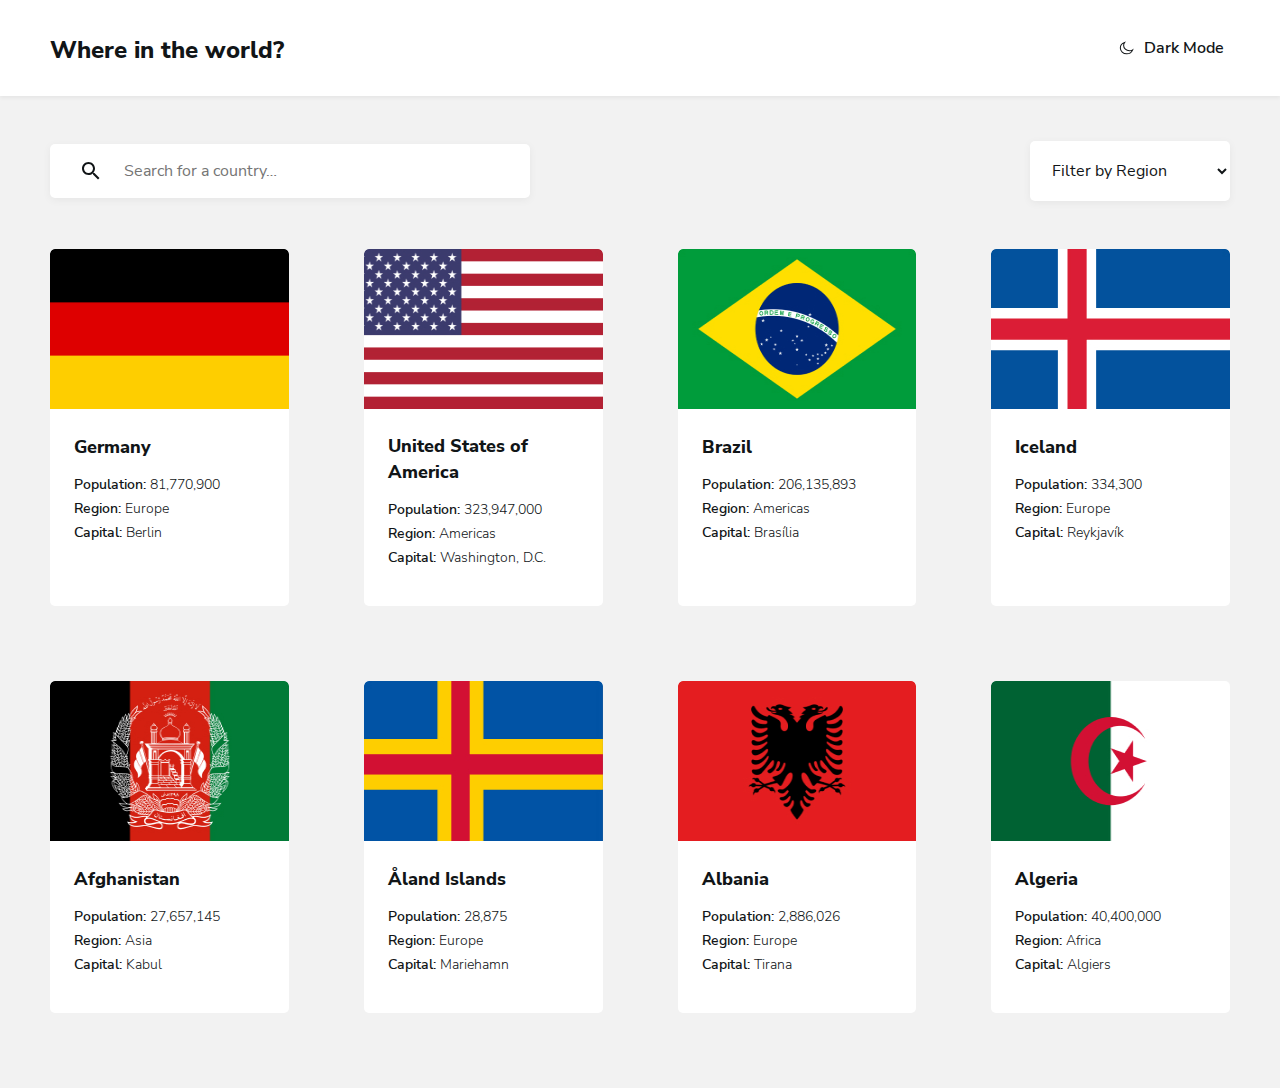
<file: index.html>
<!DOCTYPE html>
<html lang="en">

<head>
    <meta charset="UTF-8">
    <meta http-equiv="X-UA-Compatible" content="IE=edge">
    <meta name="viewport" content="width=device-width, initial-scale=1.0">
    <title>Countries</title>

    <!-- Stylesheets -->
    <link rel="stylesheet" href="css/normalize.css">
    <link rel="stylesheet" href="css/shared.css">
    <link rel="stylesheet" href="css/style.css">
</head>

<body>

    <!-- SITE HEADER -->

    <header class="site-header">
        <div class="container header-container">
            <h1 class="site-logo"><a href="#" class="site-logo-link">Where in the world?</a></h1>

            <button class="dark-mode-btn"><svg class="moon-icon" width="18" height="17" viewBox="0 0 18 17"
                    xmlns="http://www.w3.org/2000/svg">
                    <path fill-rule="evenodd" clip-rule="evenodd"
                        d="M12.5532 11.815C8.66857 11.815 5.51929 8.92783 5.51929 5.36821C5.51929 4.0253 5.96679 2.78158 6.73143 1.75C3.69036 2.69515 1.5 5.33122 1.5 8.43807C1.5 12.3385 4.94929 15.5 9.20357 15.5C12.5929 15.5 15.4696 13.4932 16.5 10.7045C15.375 11.4048 14.0161 11.815 12.5532 11.815Z"
                        fill="#fff" stroke="currentColor" stroke-width="1.25" />
                </svg>
                Dark Mode</button>
        </div>
    </header>

    <!-- MAIN CONTENT -->

    <main class="main-content">
        <div class="container">
            <form action="https://echo.htmlacademy.ru" method="get" class="main-form">
                <div class="search-input-wrapper">
                    <svg class="search-img" width="18" height="18" viewBox="0 0 18 18"
                        xmlns="http://www.w3.org/2000/svg">
                        <path fill-rule="evenodd" clip-rule="evenodd"
                            d="M12.5 11H11.7L11.4 10.7C12.4 9.6 13 8.1 13 6.5C13 2.9 10.1 0 6.5 0C2.9 0 0 2.9 0 6.5C0 10.1 2.9 13 6.5 13C8.1 13 9.6 12.4 10.7 11.4L11 11.7V12.5L16 17.5L17.5 16L12.5 11ZM6.5 11C4 11 2 9 2 6.5C2 4 4 2 6.5 2C9 2 11 4 11 6.5C11 9 9 11 6.5 11Z"
                            fill="currentColor" />
                    </svg>
                    <input type="text" class="main-input" placeholder="Search for a country…" aria-label="Search">
                </div>
                <select class="main-select">
                    <option class="main-select-option" value="Filter by Region">Filter by Region</option>
                    <option class="main-select-option" value="Africa">Africa</option>
                    <option class="main-select-option" value="Africa">America</option>
                    <option class="main-select-option" value="Africa">Asia</option>
                    <option class="main-select-option" value="Africa">Europe</option>
                    <option class="main-select-option" value="Africa">Oceania</option>
                </select>
            </form>
            <div class="main-cards">
                <div class="card">
                    <img class="card-img" width="276" height="160" src="./img/flag-germany.jpg" alt="flaf germany"
                        srcset="./img/flag-germany.jpg 1x, ./img/flag-germany@2x.jpg 2x">
                    <div class="card-info">
                        <h3 class="card-title">
                            <a class="card-title-link" href="country.html">Germany</a>
                        </h3>
                        <ul class="card-about-list">
                            <li class="card-about-item"><span class="bold">Population:</span> 81,770,900</li>
                            <li class="card-about-item"><span class="bold">Region:</span> Europe</li>
                            <li class="card-about-item"><span class="bold">Capital:</span> Berlin</li>
                        </ul>
                    </div>
                </div>
                <div class="card">
                    <img class="card-img" width="276" height="160" src="./img/flag-usa.jpg" alt="flaf usa"
                        srcset="./img/flag-usa.jpg 1x, ./img/flag-usa@2x.jpg 2x">
                    <div class="card-info">
                        <h3 class="card-title">
                            <a class="card-title-link" href="country.html">United States of America</a>
                        </h3>
                        <ul class="card-about-list">
                            <li class="card-about-item"><span class="bold">Population:</span> 323,947,000</li>
                            <li class="card-about-item"><span class="bold">Region:</span> Americas</li>
                            <li class="card-about-item"><span class="bold">Capital:</span> Washington, D.C.</li>
                        </ul>
                    </div>
                </div>
                <div class="card">
                    <img class="card-img" width="276" height="160" src="./img/flag-brazil.jpg" alt="flaf germany"
                        srcset="./img/flag-brazil.jpg 1x, ./img/flag-brazil@2x.jpg 2x">
                    <div class="card-info">
                        <h3 class="card-title">
                            <a class="card-title-link" href="country.html">Brazil</a>
                        </h3>
                        <ul class="card-about-list">
                            <li class="card-about-item"><span class="bold">Population:</span> 206,135,893</li>
                            <li class="card-about-item"><span class="bold">Region:</span> Americas</li>
                            <li class="card-about-item"><span class="bold">Capital:</span> Brasília</li>
                        </ul>
                    </div>
                </div>
                <div class="card">
                    <img class="card-img" width="276" height="160" src="./img/UK.jpg" alt="flaf germany"
                        srcset="./img/UK.jpg 1x, ./img/UK@2x.jpg 2x">
                    <div class="card-info">
                        <h3 class="card-title">
                            <a class="card-title-link" href="country.html">Iceland</a>
                        </h3>
                        <ul class="card-about-list">
                            <li class="card-about-item"><span class="bold">Population:</span> 334,300</li>
                            <li class="card-about-item"><span class="bold">Region:</span> Europe</li>
                            <li class="card-about-item"><span class="bold">Capital:</span> Reykjavík</li>
                        </ul>
                    </div>
                </div>
                <div class="card">
                    <img class="card-img" width="276" height="160" src="./img/Afghanistan.jpg" alt="flaf germany"
                        srcset="./img/Afghanistan.jpg 1x, ./img/Afghanistan@2x.jpg 2x">
                    <div class="card-info">
                        <h3 class="card-title">
                            <a class="card-title-link" href="country.html">Afghanistan</a>
                        </h3>
                        <ul class="card-about-list">
                            <li class="card-about-item"><span class="bold">Population:</span> 27,657,145</li>
                            <li class="card-about-item"><span class="bold">Region:</span> Asia</li>
                            <li class="card-about-item"><span class="bold">Capital:</span> Kabul</li>
                        </ul>
                    </div>
                </div>
                <div class="card">
                    <img class="card-img" width="276" height="160" src="./img/Åland-Islands.jpg" alt="flaf germany"
                        srcset="./img/Åland-Islands.jpg 1x, ./img/Åland-Islands@2x.jpg 2x">
                    <div class="card-info">
                        <h3 class="card-title">
                            <a class="card-title-link" href="country.html">Åland Islands</a>
                        </h3>
                        <ul class="card-about-list">
                            <li class="card-about-item"><span class="bold">Population:</span> 28,875</li>
                            <li class="card-about-item"><span class="bold">Region:</span> Europe</li>
                            <li class="card-about-item"><span class="bold">Capital:</span> Mariehamn</li>
                        </ul>
                    </div>
                </div>
                <div class="card">
                    <img class="card-img" width="276" height="160" src="./img/Albania.jpg" alt="flaf germany"
                        srcset="./img/Albania.jpg 1x, ./img/Albania@2x.jpg 2x">
                    <div class="card-info">
                        <h3 class="card-title">
                            <a class="card-title-link" href="country.html">Albania</a>
                        </h3>
                        <ul class="card-about-list">
                            <li class="card-about-item"><span class="bold">Population:</span> 2,886,026</li>
                            <li class="card-about-item"><span class="bold">Region:</span> Europe</li>
                            <li class="card-about-item"><span class="bold">Capital:</span> Tirana</li>
                        </ul>
                    </div>
                </div>
                <div class="card">
                    <img class="card-img" width="276" height="160" src="./img/Algeria.jpg" alt="flaf germany"
                        srcset="./img/Algeria.jpg 1x, ./img/Algeria@2x.jpg 2x">
                    <div class="card-info">
                        <h3 class="card-title">
                            <a class="card-title-link" href="country.html">Algeria</a>
                        </h3>
                        <ul class="card-about-list">
                            <li class="card-about-item"><span class="bold">Population:</span> 40,400,000</li>
                            <li class="card-about-item"><span class="bold">Region:</span> Africa</li>
                            <li class="card-about-item"><span class="bold">Capital:</span> Algiers</li>
                        </ul>
                    </div>
                </div>
            </div>
        </div>
    </main>

    <script src="js/main.js"></script>

</body>

</html>
</file>
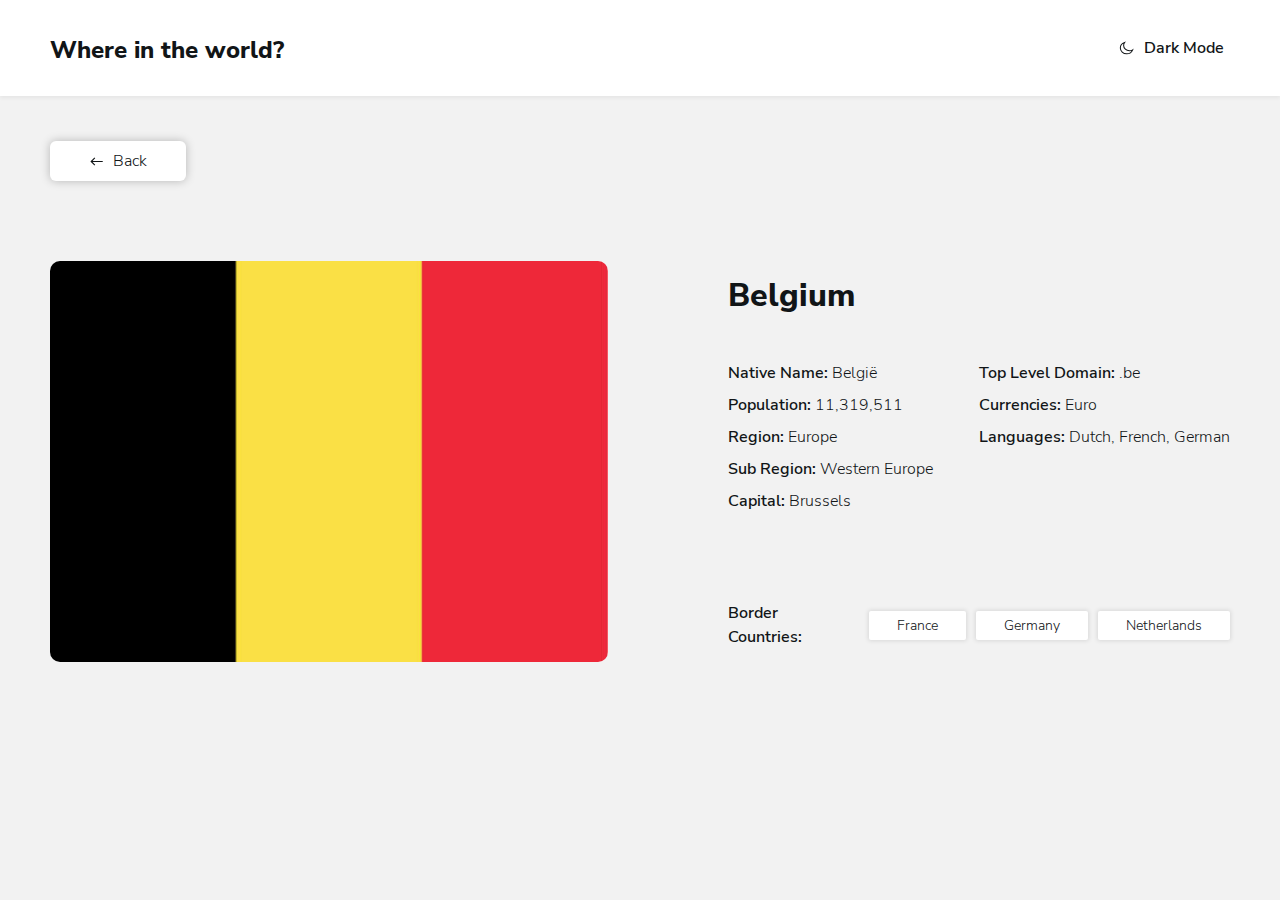
<file: country.html>
<!DOCTYPE html>
<html lang="en">

<head>
    <meta charset="UTF-8">
    <meta http-equiv="X-UA-Compatible" content="IE=edge">
    <meta name="viewport" content="width=device-width, initial-scale=1.0">
    <title>Countries</title>

    <!-- Stylesheets -->
    <link rel="stylesheet" href="css/normalize.css">
    <link rel="stylesheet" href="css/shared.css">
    <link rel="stylesheet" href="css/country.css">
</head>

<body>

    <!-- SITE HEADER -->

    <header class="site-header">
        <div class="container header-container">
            <h1 class="site-logo"><a href="#" class="site-logo-link">Where in the world?</a></h1>

            <button class="dark-mode-btn"><svg class="moon-icon" width="18" height="17" viewBox="0 0 18 17"
                    xmlns="http://www.w3.org/2000/svg">
                    <path fill-rule="evenodd" clip-rule="evenodd"
                        d="M12.5532 11.815C8.66857 11.815 5.51929 8.92783 5.51929 5.36821C5.51929 4.0253 5.96679 2.78158 6.73143 1.75C3.69036 2.69515 1.5 5.33122 1.5 8.43807C1.5 12.3385 4.94929 15.5 9.20357 15.5C12.5929 15.5 15.4696 13.4932 16.5 10.7045C15.375 11.4048 14.0161 11.815 12.5532 11.815Z"
                        fill="#fff" stroke="currentColor" stroke-width="1.25" />
                </svg>
                Dark Mode</button>
        </div>
    </header>

    <!-- MAIN CONTENT -->

    <main class="main-content">
        <div class="container">

            <!-- BACK BTN -->

            <div class="back-to-main-menu">
                <a class="back-link" href="index.html">
                    <span class="back-icon"><svg class="back-icon-svg" width="19" height="12" viewBox="0 0 19 12"
                            xmlns="http://www.w3.org/2000/svg">
                            <path fill-rule="evenodd" clip-rule="evenodd"
                                d="M6.46447 0.107445L7.64298 1.28596L3.75389 5.17504L18.6031 5.17504L18.6031 6.82496L3.75389 6.82496L7.64298 10.714L6.46447 11.8926L0.57191 6L6.46447 0.107445Z"
                                fill="currentColor" />
                        </svg>
                    </span>
                    <span class="back-text">Back</span>
                </a>
            </div>

            <!-- INFO CONTENT -->

            <section class="info-section">
                <img class="info-img" src="./img/flag-germany-big.jpg" width="560" height="401" alt="flag germany big"
                    srcset="./img/flag-germany-big.jpg 1x, ./img/flag-germany-big@2x.jpg 2x">
                <div class="info-content">
                    <h2 class="info-content-title">Belgium</h2>
                    <div class="info-content-blocks">
                        <div class="info-content-block">
                            <ul class="info-content-list">
                                <li class="info-content-item"><span class="bold">Native Name:</span> België</li>
                                <li class="info-content-item"><span class="bold">Population:</span> 11,319,511</li>
                                <li class="info-content-item"><span class="bold">Region:</span> Europe</li>
                                <li class="info-content-item"><span class="bold">Sub Region:</span> Western Europe</li>
                                <li class="info-content-item"><span class="bold">Capital:</span> Brussels</li>
                            </ul>
                        </div>
                        <div class="info-content-block">
                            <ul class="info-content-list">
                                <li class="info-content-item"><span class="bold">Top Level Domain:</span> .be</li>
                                <li class="info-content-item"><span class="bold">Currencies:</span> Euro</li>
                                <li class="info-content-item"><span class="bold">Languages:</span> Dutch, French, German
                                </li>
                            </ul>
                        </div>
                    </div>
                    <div class="info-content-btns">
                        <div class="info-content-btn-about">Border Countries:</div>
                        <a href="index.html" class="info-content-btn">France</a>
                        <a href="index.html" class="info-content-btn">Germany</a>
                        <a href="index.html" class="info-content-btn">Netherlands</a>
                    </div>
                </div>
            </section>

        </div>
    </main>

    <script src="js/main.js"></script>

</body>

</html>
</file>
<file: css/shared.css>
/* GLOBAL */

:root {
  --main-bg: #fff;
  --body-bg: #f2f2f2;
  --text-color: #111517;
}

.dark-mode {
  --main-bg: #2b3844;
  --body-bg: #202c36;
  --text-color: #fff;
}

/* FONTS */

@font-face {
  font-family: "Nunito Sans";
  src: url("../fonts/NunitoSans-Regular.woff2") format("woff2"),
    url("../fonts/NunitoSans-Regular.woff") format("woff");
  font-weight: normal;
  font-style: normal;
  font-display: swap;
}

@font-face {
  font-family: "Nunito Sans";
  src: url("../fonts/NunitoSans-SemiBold.woff2") format("woff2"),
    url("../fonts/NunitoSans-SemiBold.woff") format("woff");
  font-weight: 600;
  font-style: normal;
  font-display: swap;
}

@font-face {
  font-family: "Nunito Sans";
  src: url("../fonts/NunitoSans-ExtraBold.woff2") format("woff2"),
    url("../fonts/NunitoSans-ExtraBold.woff") format("woff");
  font-weight: bold;
  font-style: normal;
  font-display: swap;
}

@font-face {
  font-family: "Nunito Sans";
  src: url("../fonts/NunitoSans-Light.woff2") format("woff2"),
    url("../fonts/NunitoSans-Light.woff") format("woff");
  font-weight: 300;
  font-style: normal;
  font-display: swap;
}

html {
  box-sizing: border-box;
  height: 100%;
  scroll-behavior: smooth;
}

*,
*::before,
*::after {
  box-sizing: inherit;
}

*:focus {
  outline: unset;
}

body {
  display: flex;
  flex-direction: column;
  height: 100%;
  background-color: var(--body-bg);
  color: var(--text-color);
  font-family: "Nunito Sans", sans-serif;
  padding: 0;
  margin: 0;
  font-size: 16px;
  line-height: 1.5;
  transition: background-color 0.3s ease, color 0.3s ease;
}

a {
  text-decoration: none;
}

li {
  list-style: none;
}

img {
  display: block;
}

a,
span,
button {
  display: inline-block;
}

button {
  border: none;
  background: none;
  cursor: pointer;
}

/* CONTAINER */

.container {
  width: 100%;
  max-width: 1380px;
  padding-left: 50px;
  padding-right: 50px;
  margin-left: auto;
  margin-right: auto;
}

/* MAIN CONTENT */

.main-content {
  flex-grow: 1;
  padding-top: 45px;
}

/* HEADER */

.site-header {
  background-color: var(--main-bg);
  padding-top: 24px;
  padding-bottom: 24px;
  box-shadow: 0px 2px 4px rgba(0, 0, 0, 0.0562443);
}

.header-container {
  display: flex;
  align-items: center;
}

.site-logo {
  margin-right: auto;
  margin-top: 0;
  margin-bottom: 0;
}

.site-logo-link {
  font-weight: 800;
  font-size: 24px;
  line-height: 33px;
  color: var(--text-color);
}

.dark-mode-btn {
  display: flex;
  align-items: center;
  font-weight: 600;
  font-size: 16px;
  line-height: 22px;
  color: var(--text-color);
}

.moon-icon {
  margin-right: 10px;
  width: 15px;
  height: 14px;
  display: inline-block;
}
</file>
<file: css/style.css>
/* FORM */

.main-form {
  display: flex;
  justify-content: space-between;
  align-items: center;
  margin-bottom: 48px;
}

.main-input {
  padding: 18px;
  background: var(--main-bg);
  box-shadow: 0px 2px 9px rgba(0, 0, 0, 0.0532439);
  border-radius: 5px;
  border: 0;
  color: var(--text-color);
  min-width: 480px;
  padding-right: 32px;
  padding-left: 74px;
}

.main-select {
  border: 0;
  padding: 18px;
  background: var(--main-bg);
  box-shadow: 0px 2px 9px rgba(0, 0, 0, 0.0532439);
  border-radius: 5px;
  min-width: 200px;
  color: var(--text-color);
  display: inline-block;
}

.main-select-option {
  width: 100%;
}

.search-input-wrapper {
  position: relative;
}

.search-img {
  position: absolute;
  left: 32px;
  top: 50%;
  transform: translateY(-50%);
  pointer-events: none;
  color: var(--text-color);
}

/* MAIN CARDS */

.main-cards {
  display: flex;
  flex-wrap: wrap;
  margin-left: -75px;
}

.card {
  width: calc(100% / 4 - 75px);
  margin-left: 75px;
  margin-bottom: 75px;
  border-radius: 5px;
  overflow: hidden;
  display: flex;
  flex-direction: column;
}

.card-img {
  width: 100%;
  height: 160px;
}

.card-info {
  padding: 24px;
  background-color: var(--main-bg);
  flex-grow: 1;
}

.card-title {
  margin-bottom: 16px;
  margin-top: 0;
}

.card-title-link {
  font-weight: 800;
  font-size: 18px;
  line-height: 26px;
  color: var(--text-color);
}

.card-about-list {
  padding: 0;
}

.card-about-item {
  font-weight: 300;
  font-size: 14px;
  line-height: 16px;
  color: var(--text-color);
}

.card-about-item:not(:last-child) {
  margin-bottom: 8px;
}

.bold {
  font-weight: 600;
}

/* RETINA BG */

@media only screen and (-webkit-min-device-pixel-ratio: 2),
  only screen and (min--moz-device-pixel-ratio: 2),
  only screen and (-o-min-device-pixel-ratio: 2/1),
  only screen and (min-device-pixel-ratio: 2),
  only screen and (min-resolution: 192dpi),
  only screen and (min-resolution: 2dppx) {
}
</file>
<file: css/country.css>
.main-content {
  padding-bottom: 45px;
}

/* BACK ICON */

.back-to-main-menu {
  margin-bottom: 80px;
}

.back-link {
  background: var(--main-bg);
  box-shadow: 0px 0px 10px rgba(0, 0, 0, 0.25);
  padding: 10px 30px;
  display: flex;
  border-radius: 6px;
  align-items: center;
  justify-content: center;
  width: 136px;
}

.back-link:hover {
  opacity: 0.8;
}

.back-link:active {
  opacity: 0.6;
}

.back-icon {
  display: flex;
}

.back-icon-svg {
  width: 13px;
  height: 13px;
  color: var(--text-color);
  margin-right: 10px;
}

.back-text {
  font-weight: 300;
  font-size: 16px;
  line-height: 20px;
  color: var(--text-color);
}

/* INFO SECTION */

.info-section {
  display: flex;
  align-items: center;
}

.info-img {
  border-radius: 10px;
  width: 560px;
  height: 401px;
  object-fit: cover;
  margin-right: 120px;
}

.info-content {
  flex-grow: 1;
}

.info-content-title {
  font-weight: 800;
  font-size: 32px;
  line-height: 44px;
  color: var(--text-color);
  margin-top: 0;
  margin-bottom: 23px;
}

.info-content-blocks {
  display: flex;
  justify-content: space-between;
}

.info-content-block {
  margin-bottom: 68px;
}

.info-content-list {
  padding: 0;
}

.info-content-item {
  font-weight: 300;
  font-size: 16px;
  line-height: 32px;
  color: var(--text-color);
}

.bold {
  font-weight: 600;
}

.info-content-btns {
  display: flex;
  align-items: center;
}

.info-content-btn-about {
  font-weight: 600;
  font-size: 16px;
  line-height: 24px;
  color: var(--text-color);
  margin-right: 15px;
}

.info-content-btn {
  font-weight: 300;
  font-size: 14px;
  line-height: 19px;
  color: var(--text-color);
  background-color: var(--main-bg);
  padding: 5px 28px;
  box-shadow: 0px 0px 4px 1px rgba(0, 0, 0, 0.104931);
  border-radius: 2px;
  transition: background-color 0.3s ease, color 0.3s ease;
}

.info-content-btn:not(:last-child) {
  margin-right: 10px;
}

.info-content-btn:hover {
  opacity: 0.8;
}

.info-content-btn:active {
  opacity: 0.6;
}
</file>
